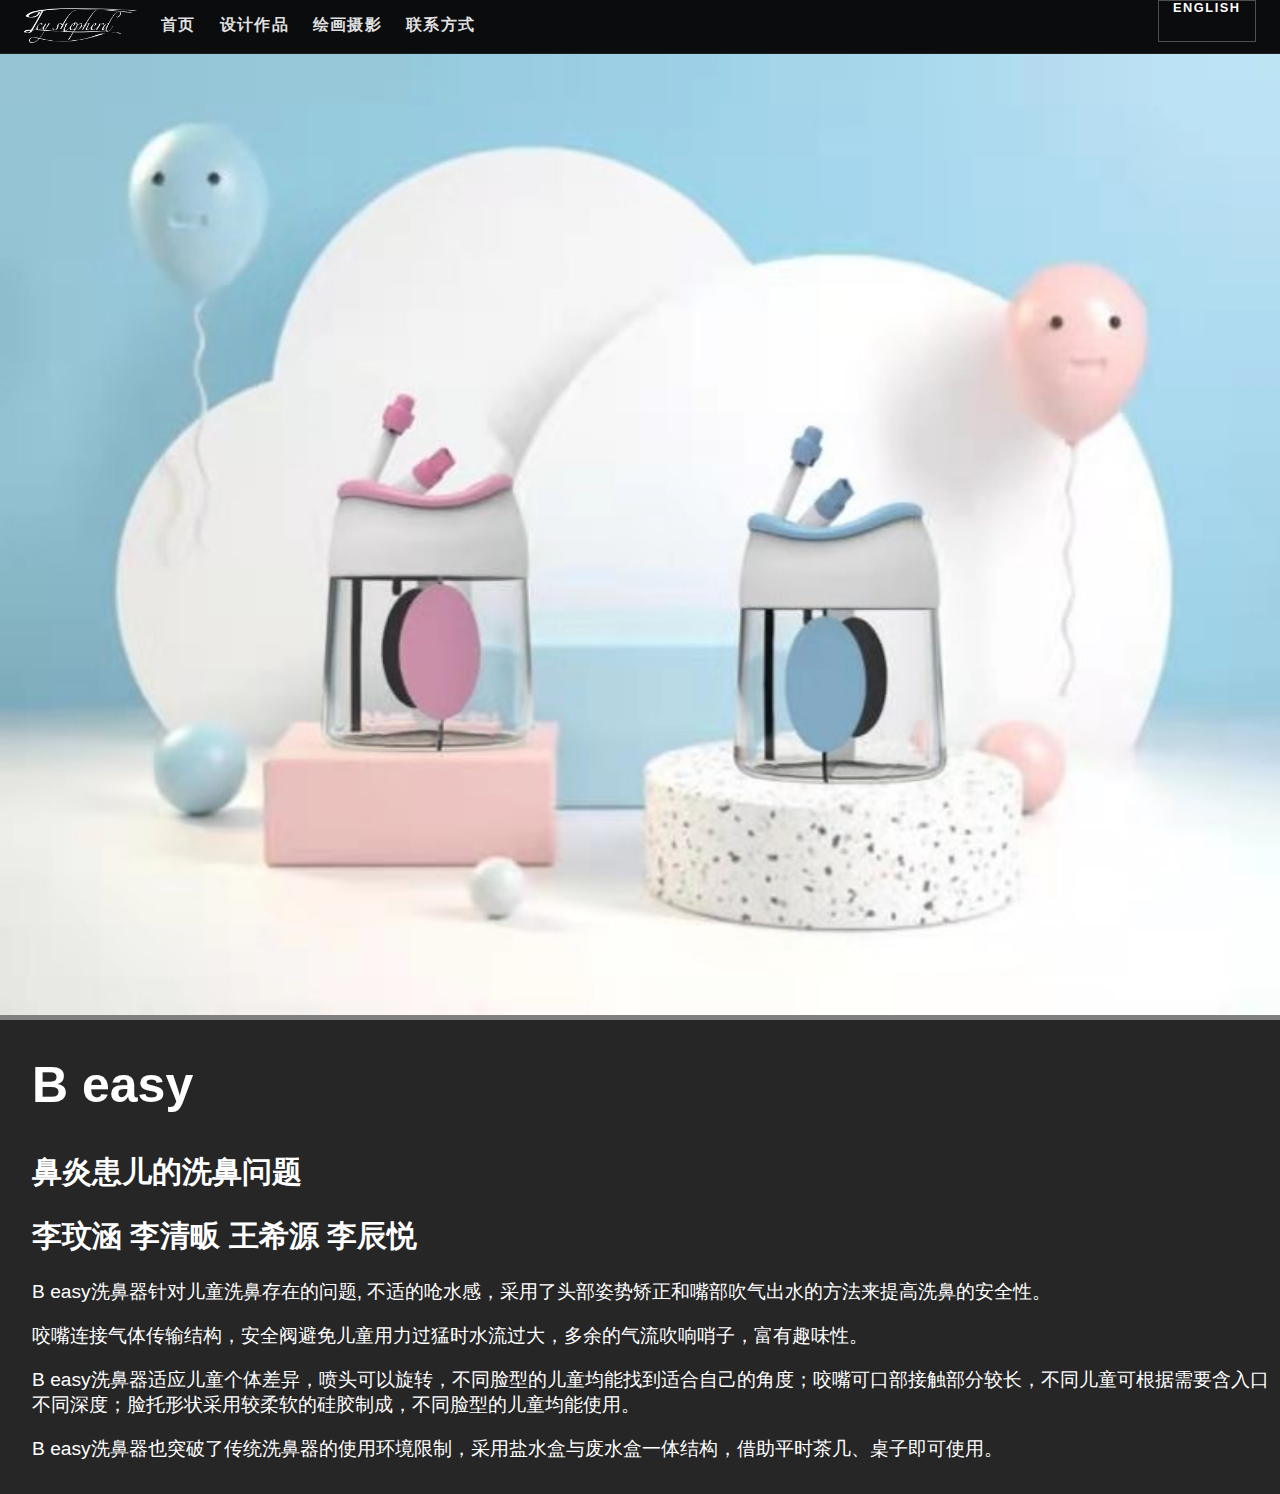
<file: B easy.html>
<head>
    <meta charset="UTF-8" />
    <meta name="viewport" content="width=device-width, initial-scale=1.0" />
    <title>李辰悦的主页</title>
    <link rel="stylesheet" href="style.css" />
</head>
<body>
    <header class=page-header>
        <div>
            <a href="B easyen.html">ENGLISH</a>
        </div>

    </header>
    <ul class=ul>
        <li><a href="index.html">首页</a></li>
        <li><a href="projects.html">设计作品</a></li>
        <li><a href="hobbies.html">绘画摄影</a></li>
        <li><a href="contact.html">联系方式</a></li>
      </ul>
    <article>
        <div class="project-image-homepage">
            <img src="图片/B easy.jpg" alt="">
        </div>
        <h1>
            B easy
        </h1>
        <h2>
            鼻炎患儿的洗鼻问题
        </h2>
        <h2>
            李玟涵 李清畈 王希源 李辰悦
        </h2>
        <p class="article-homepage">
            B easy洗鼻器针对儿童洗鼻存在的问题, 不适的呛水感，采用了头部姿势矫正和嘴部吹气出水的方法来提高洗鼻的安全性。
        </p>
        <p class="article-homepage">
            咬嘴连接气体传输结构，安全阀避免儿童用力过猛时水流过大，多余的气流吹响哨子，富有趣味性。
        </p>
        <p class="article-homepage">
            B easy洗鼻器适应儿童个体差异，喷头可以旋转，不同脸型的儿童均能找到适合自己的角度；咬嘴可口部接触部分较长，不同儿童可根据需要含入口不同深度；脸托形状采用较柔软的硅胶制成，不同脸型的儿童均能使用。
        </p>
        <p class="article-homepage">
            B easy洗鼻器也突破了传统洗鼻器的使用环境限制，采用盐水盒与废水盒一体结构，借助平时茶几、桌子即可使用。
        </p>
    </article>
    <script src="nav.js"></script>
</body>
</file>
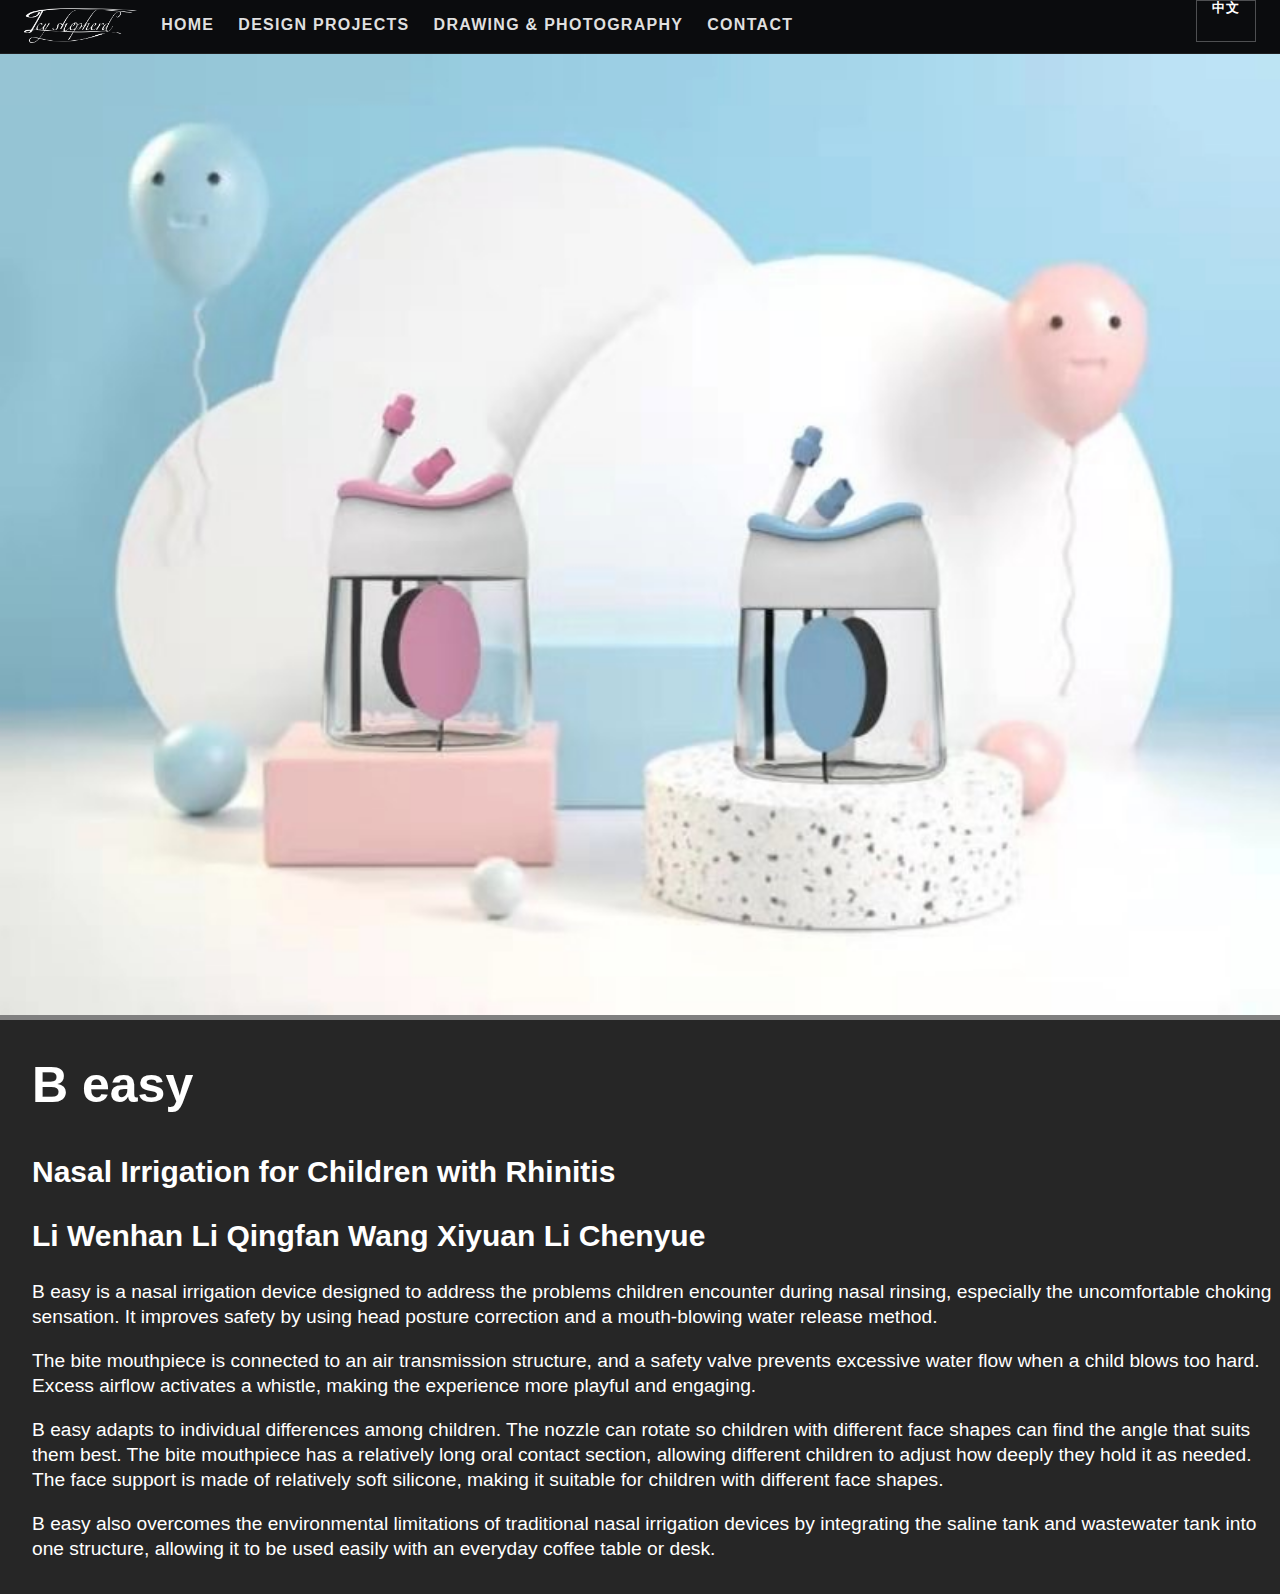
<file: B easyen.html>
<head>
    <meta charset="UTF-8" />
    <meta name="viewport" content="width=device-width, initial-scale=1.0" />
    <title>Li Chenyue's Homepage</title>
    <link rel="stylesheet" href="style.css" />
</head>
<body>
    <header class=page-header>
        <div>
            <a href="B easy.html">中文</a>
        </div>

    </header>
    <ul class=ul>
        <li><a href="indexen.html">Home</a></li>
        <li><a href="projectsen.html">Design Projects</a></li>
        <li><a href="hobbiesen.html">Drawing & Photography</a></li>
        <li><a href="contacten.html">Contact</a></li>
      </ul>
    <article>
        <div class="project-image-homepage">
            <img src="图片/B easy.jpg" alt="">
        </div>
        <h1>
            B easy
        </h1>
        <h2>
            Nasal Irrigation for Children with Rhinitis
        </h2>
        <h2>
            Li Wenhan Li Qingfan Wang Xiyuan Li Chenyue
        </h2>
        <p class="article-homepage">
            B easy is a nasal irrigation device designed to address the problems children encounter during nasal rinsing, especially the uncomfortable choking sensation. It improves safety by using head posture correction and a mouth-blowing water release method.
        </p>
        <p class="article-homepage">
            The bite mouthpiece is connected to an air transmission structure, and a safety valve prevents excessive water flow when a child blows too hard. Excess airflow activates a whistle, making the experience more playful and engaging.
        </p>
        <p class="article-homepage">
            B easy adapts to individual differences among children. The nozzle can rotate so children with different face shapes can find the angle that suits them best. The bite mouthpiece has a relatively long oral contact section, allowing different children to adjust how deeply they hold it as needed. The face support is made of relatively soft silicone, making it suitable for children with different face shapes.
        </p>
        <p class="article-homepage">
            B easy also overcomes the environmental limitations of traditional nasal irrigation devices by integrating the saline tank and wastewater tank into one structure, allowing it to be used easily with an everyday coffee table or desk.
        </p>
    </article>
    <script src="nav.js"></script>
</body>
</file>
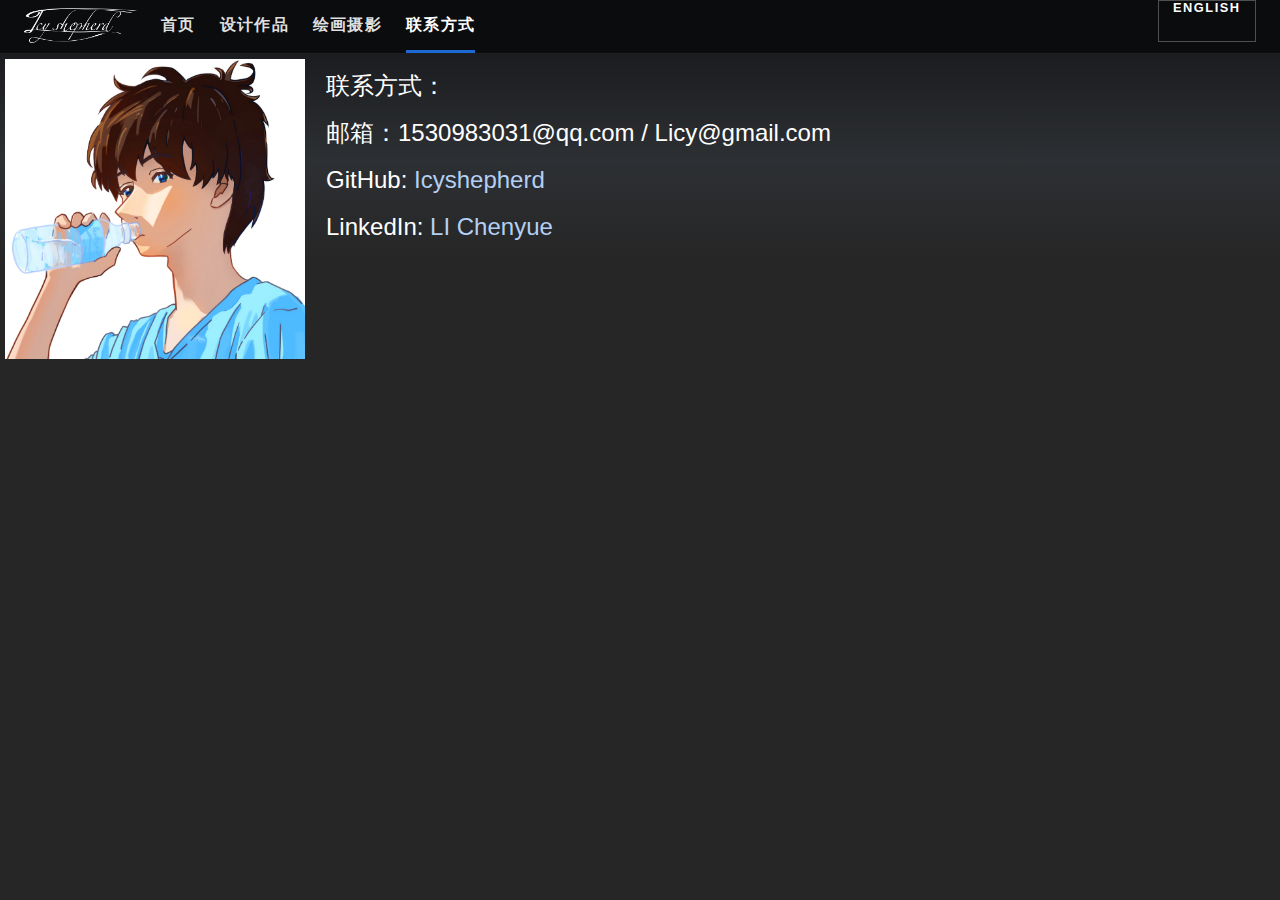
<file: contact.html>
<head>
    <meta charset="UTF-8" />
    <meta name="viewport" content="width=device-width, initial-scale=1.0" />
    <title>李辰悦的主页</title>
    <link rel="stylesheet" href="style.css" />
</head>
<body>
    <header class=page-header>
        <div>
            <a href="contacten.html">ENGLISH</a>
        </div>

    </header>
    <ul class=ul>
        <li><a href="index.html">首页</a></li>
        <li><a href="projects.html">设计作品</a></li>
        <li><a href="hobbies.html">绘画摄影</a></li>
        <li><a href="contact.html">联系方式</a></li>
      </ul>
    <article class="article-con">
        <div>
            <img src="图片/portrait.jpg" alt="" class="img2">
        </div>
        <div>
            <p class="article-contact">
                联系方式：
            </p>
            <p class="article-contact">
                邮箱：1530983031@qq.com / Licy@gmail.com
            </p>
            <p class="article-contact">
                GitHub: <a href="https://github.com/Icyshepherd">Icyshepherd</a>
            </p>
            <p class="article-contact">
                LinkedIn: <a href="https://www.linkedin.com/in/li-chenyue-066239392/">LI Chenyue</a>
            </p>
        </div>
        
    </article>
    <script src="nav.js"></script>
</body>
</file>
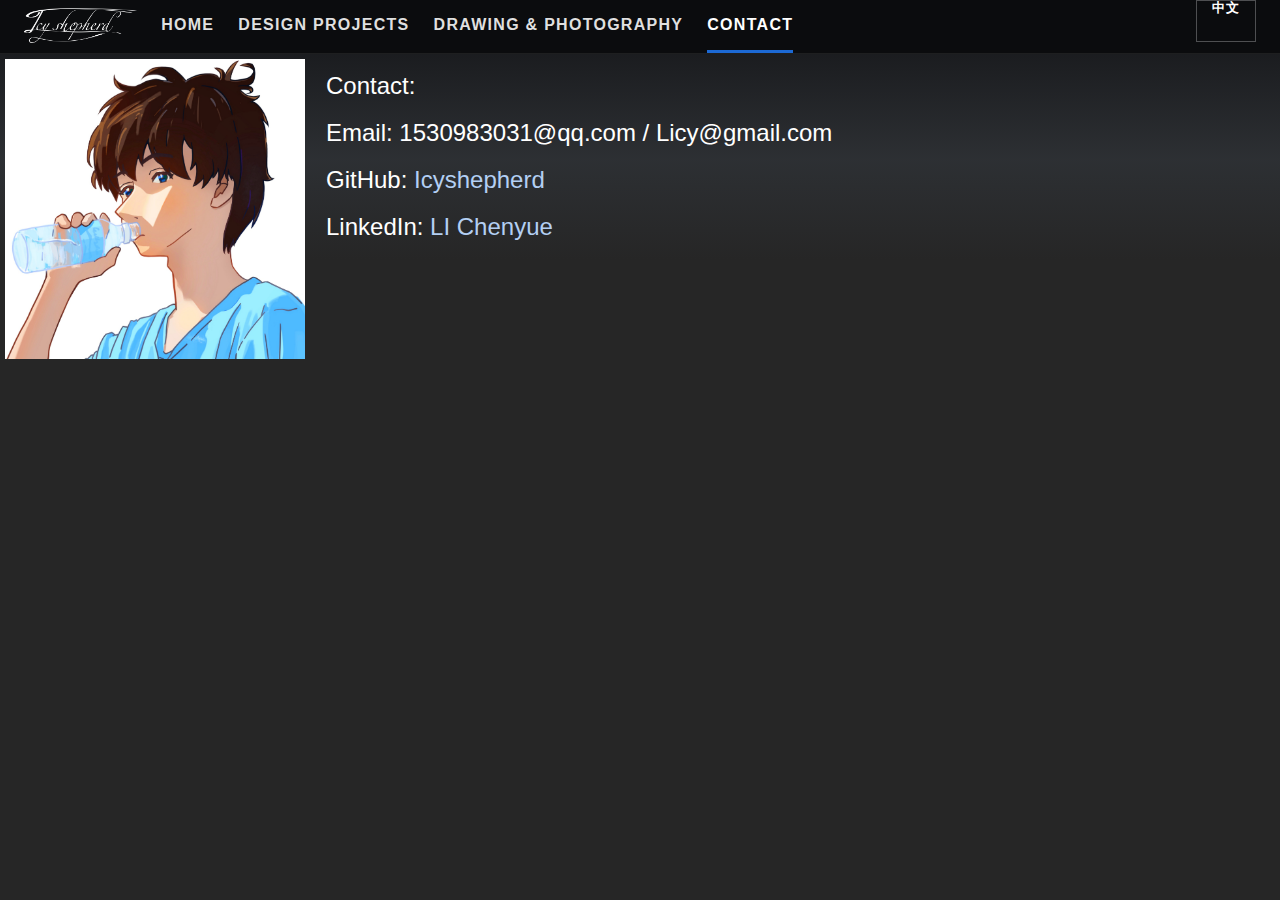
<file: contacten.html>
<head>
    <meta charset="UTF-8" />
    <meta name="viewport" content="width=device-width, initial-scale=1.0" />
    <title>Li Chenyue's Homepage</title>
    <link rel="stylesheet" href="style.css" />
</head>
<body>
    <header class=page-header>
        <div>
            <a href="contact.html">中文</a>
        </div>

    </header>
    <ul class=ul>
        <li><a href="indexen.html">Home</a></li>
        <li><a href="projectsen.html">Design Projects</a></li>
        <li><a href="hobbiesen.html">Drawing & Photography</a></li>
        <li><a href="contacten.html">Contact</a></li>
      </ul>
    <article class="article-con">
        <div>
            <img src="图片/portrait.jpg" alt="" class="img2">
        </div>
        <div>
            <p class="article-contact">
                Contact:
            </p>
            <p class="article-contact">
                Email: 1530983031@qq.com / Licy@gmail.com
            </p>
            <p class="article-contact">
                GitHub: <a href="https://github.com/Icyshepherd">Icyshepherd</a>
            </p>
            <p class="article-contact">
                LinkedIn: <a href="https://www.linkedin.com/in/li-chenyue-066239392/">LI Chenyue</a>
            </p>
        </div>
        
    </article>
    <script src="nav.js"></script>
</body>
</file>
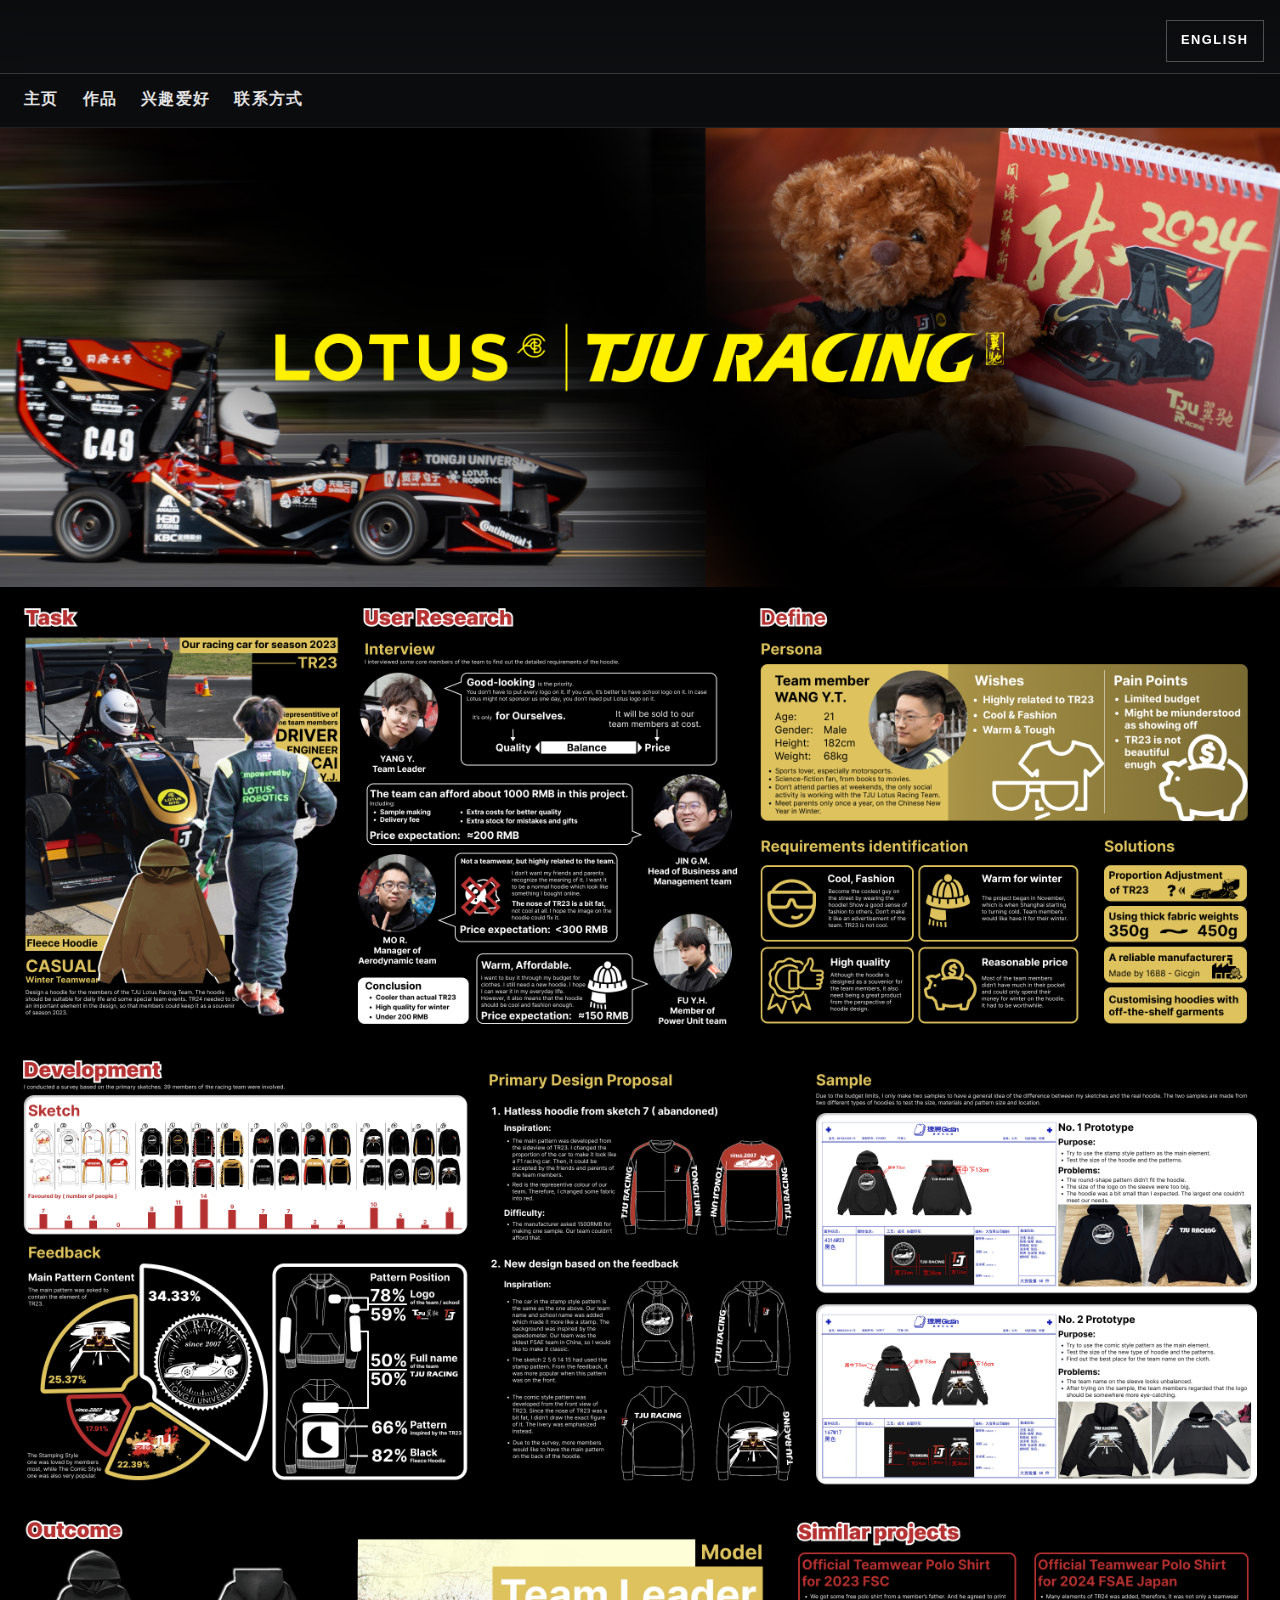
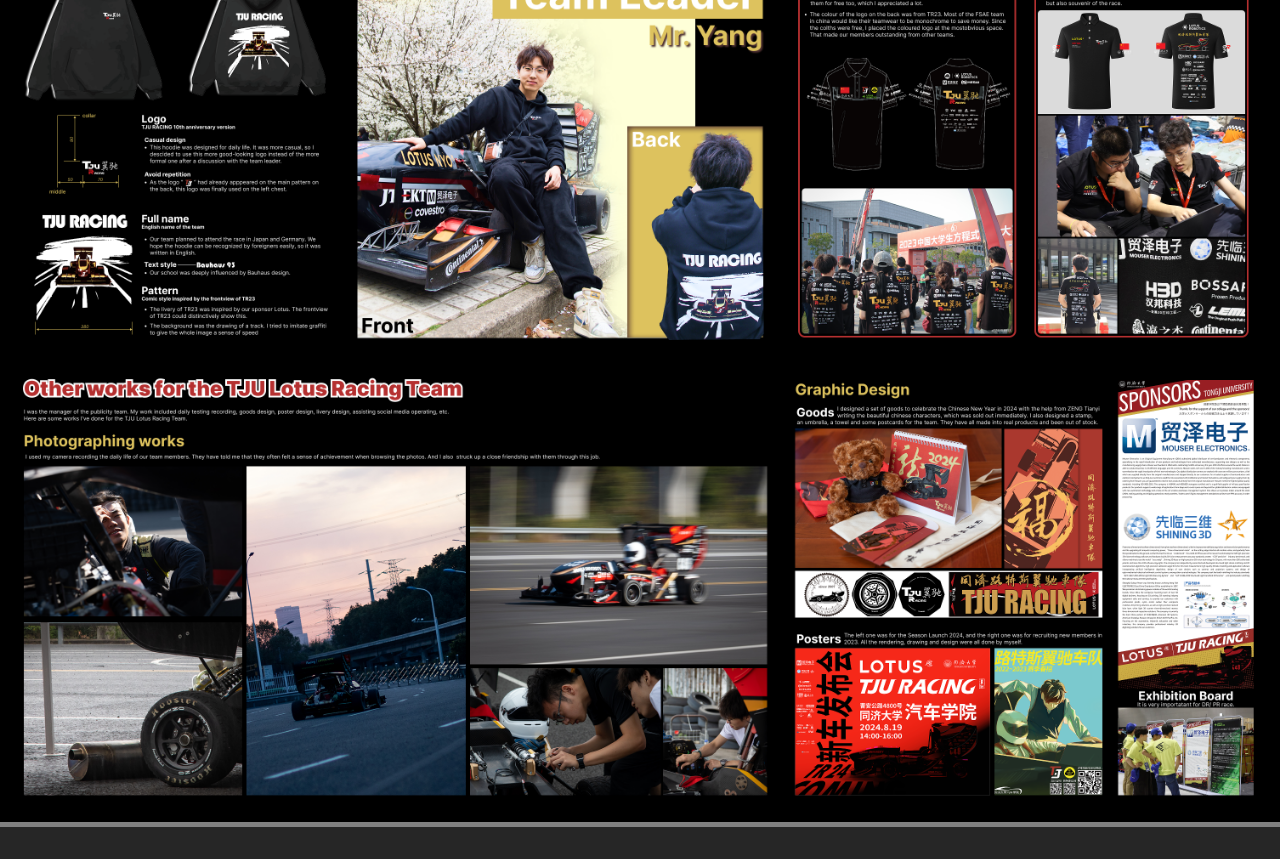
<file: TJUracing.html>
<head>
    <meta charset="UTF-8" />
    <meta name="viewport" content="width=device-width, initial-scale=1.0" />
    <title>李辰悦的主页</title>
    <link rel="stylesheet" href="style.css" />
</head>
<body>
    <header class=page-header>
        <div>
            <a href="indexen.html">ENGLISH</a>
        </div>

    </header>
    <ul class=ul>
        <li><a href="index.html">主页</a></li>
        <li><a href="projects.html">作品</a></li>
        <li><a href="hobbies.html">兴趣爱好</a></li>
        <li><a href="contact.html">联系方式</a></li>
      </ul>
    <article>
        <div class="project-image-homepage">
            <img src="图片\TJUa.png" alt="">
            <img src="图片\TJUb.png" alt="">
            <img src="图片\TJUc.png" alt="">
            <img src="图片\TJUd.png" alt="">
            <img src="图片\TJUe.png" alt="">
        </div>
    </article>
</body>
</file>
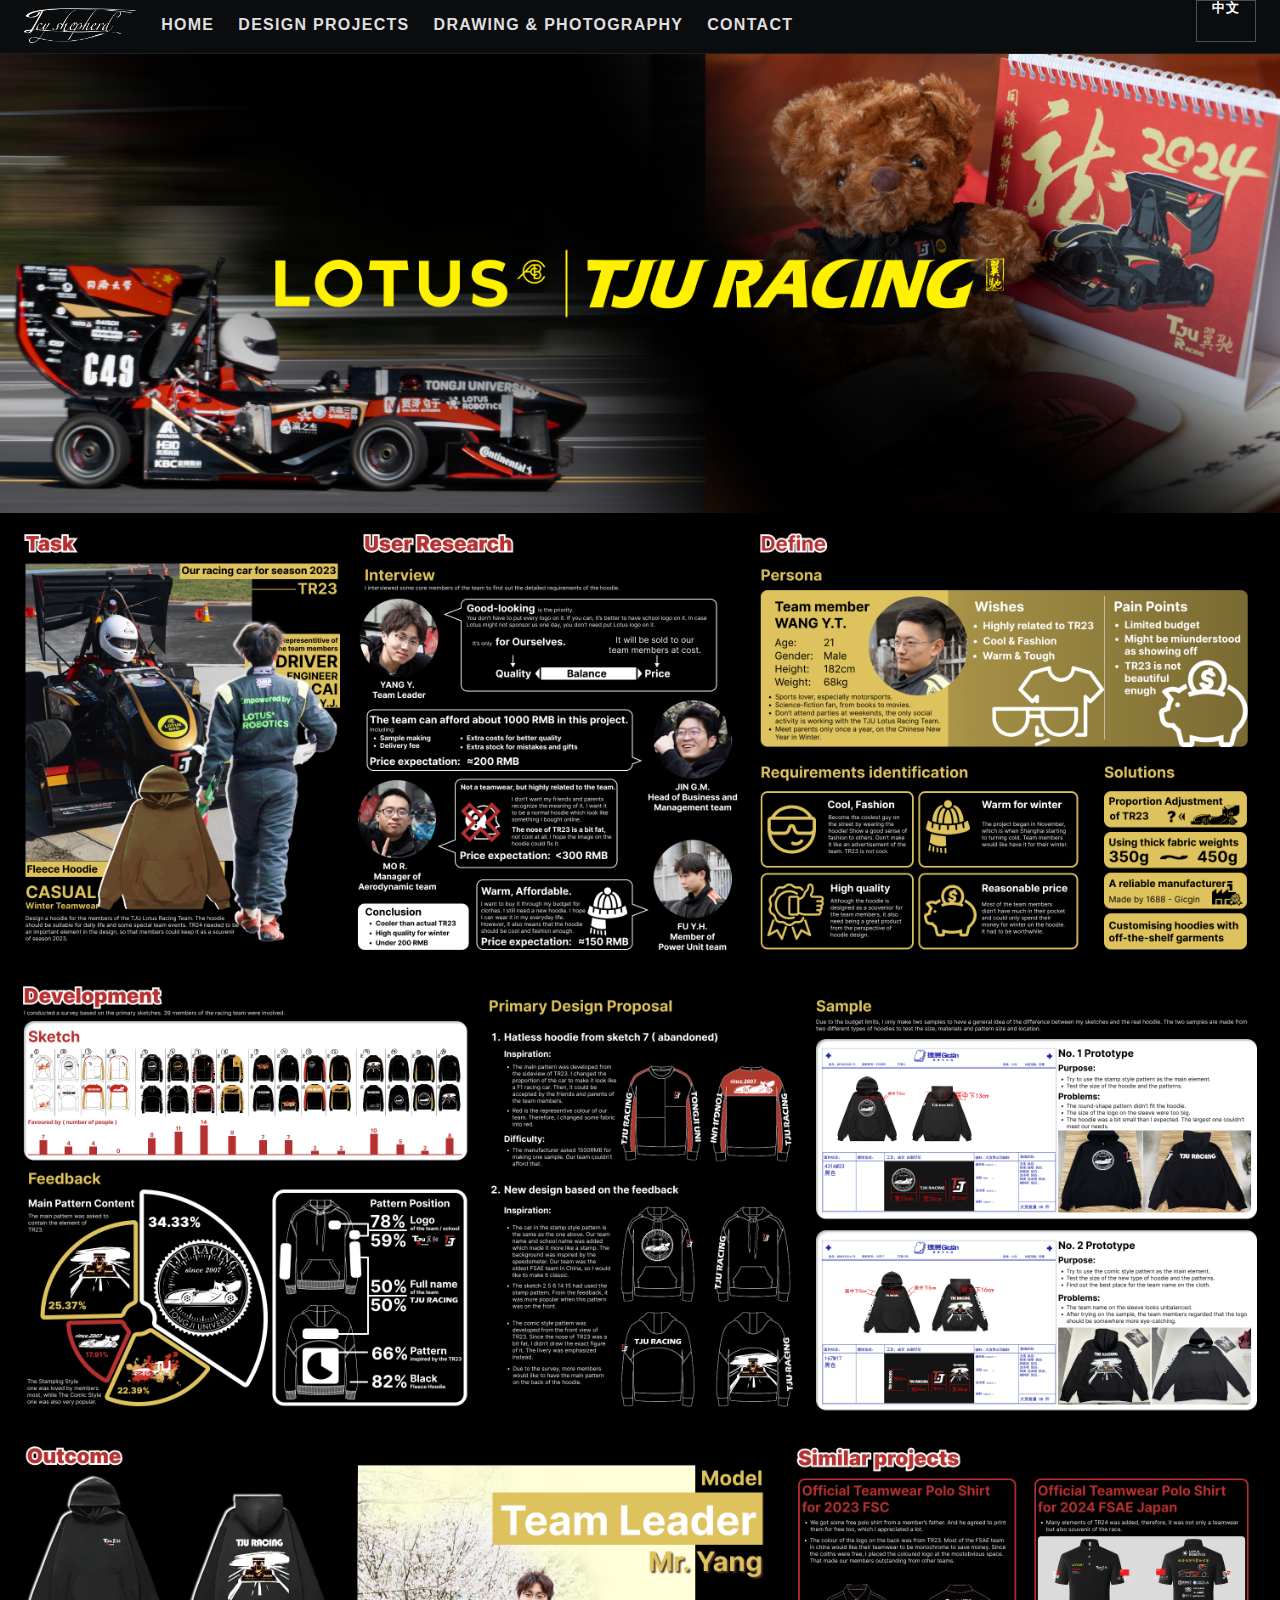
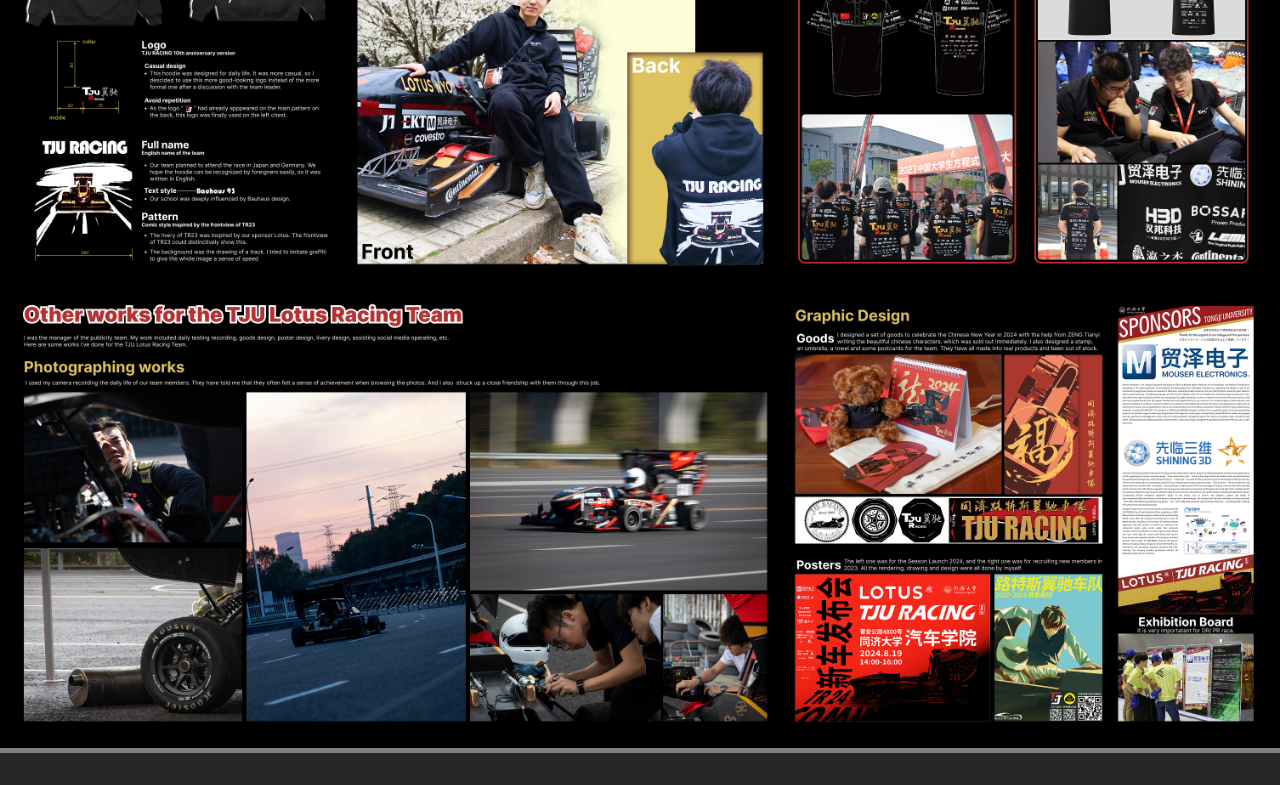
<file: TJUracingen.html>
<head>
    <meta charset="UTF-8" />
    <meta name="viewport" content="width=device-width, initial-scale=1.0" />
    <title>Li Chenyue's Homepage</title>
    <link rel="stylesheet" href="style.css" />
</head>
<body>
    <header class=page-header>
        <div>
            <a href="TJUracing.html">中文</a>
        </div>

    </header>
    <ul class=ul>
        <li><a href="indexen.html">Home</a></li>
        <li><a href="projectsen.html">Design Projects</a></li>
        <li><a href="hobbiesen.html">Drawing & Photography</a></li>
        <li><a href="contacten.html">Contact</a></li>
      </ul>
    <article>
        <div class="project-image-homepage">
            <img src="图片/TJUa.png" alt="">
            <img src="图片/TJUb.png" alt="">
            <img src="图片/TJUc.png" alt="">
            <img src="图片/TJUd.png" alt="">
            <img src="图片/TJUe.png" alt="">
        </div>
    </article>
    <script src="nav.js"></script>
</body>
</file>
<file: style.css>
* {
  box-sizing: border-box;
}

:root {
  --site-context-theme-color: #ffffff;
  --site-context-highlight-color: #1c69d4;
  --site-context-focus-color: #0653b6;
  --site-context-text-color: #262626;
  --site-context-metainfo-color: #757575;
  --site-context-muted-color: #bbbbbb;
  --site-context-dark-surface: #0b0c0e;
  --site-context-dark-surface-soft: #1a1c1f;
  --site-context-divider: rgba(255, 255, 255, 0.18);
}

body {
  color: rgb(255, 255, 255);
  background:
    linear-gradient(180deg, rgba(8, 9, 12, 0.96), rgba(27, 30, 34, 0.92) 160px, #262626 260px);
  margin: 0;
  font: 400 16px/1.3 "Helvetica Neue", Helvetica, Arial, "Microsoft YaHei",
    "PingFang SC", sans-serif;
  padding: 0 0 2rem;
}

h1{
  font-size: 50px;
  padding-left: 2rem;
  text-align: left;
}
h2{
  font-size: 30px;
  padding-left: 2rem;
  text-align: left;
}
h3,
h4,
h5,
h6 {
  font-weight: 400;
}

a {
  color: #b3cff3;
  text-decoration: none;
}

.page-header {
  position: sticky;
  top: 0;
  z-index: 100;
  display: flex;
  justify-content: flex-end;
  align-items: center;
  min-height: 74px;
  padding: 1rem 1rem 0.5rem;
  background: linear-gradient(180deg, rgba(11, 12, 14, 0.98), rgba(11, 12, 14, 0.88));
  backdrop-filter: blur(10px);
  border-bottom: 1px solid var(--site-context-divider);
}
.page-header.is-integrated {
  display: none;
}
.page-header > div {
  color: aliceblue;
}
.page-header > div > a,
.lang-switch {
  display: inline-flex;
  align-items: center;
  justify-content: center;
  min-height: 42px;
  padding: 0 0.9rem;
  border: 1px solid rgba(255, 255, 255, 0.28);
  border-radius: 0;
  background: transparent;
  color: var(--site-context-theme-color);
  font-size: 0.8rem;
  font-weight: 700;
  letter-spacing: 0.12em;
  text-transform: uppercase;
  transition: color 0.2s ease, border-color 0.2s ease, background-color 0.2s ease;
}
.page-header > div > a:hover,
.lang-switch:hover {
  background: rgba(28, 105, 212, 0.08);
  border-color: var(--site-context-highlight-color);
  color: var(--site-context-theme-color);
}
ul {
  list-style-type:none;
  margin: 0;
  padding: 0 1.5rem;
  width: 100%;
  display: flex;
  flex-wrap: wrap;
  justify-content: flex-start;
  gap: 1.5rem;
  background: var(--site-context-dark-surface);
  border-bottom: 1px solid rgba(255, 255, 255, 0.08);
}
li.nav-logo {
  display: flex;
  align-items: center;
}
li.nav-logo a {
  display: flex;
  align-items: center;
  justify-content: center;
  padding: 0.45rem 0 0.4rem;
  border-bottom: 3px solid transparent;
}
li.nav-logo a:hover:not(.active) {
  border-color: transparent;
}
li.nav-logo img {
  display: block;
  height: 2.2rem;
  width: auto;
  max-width: 7.5rem;
  object-fit: contain;
}
li.nav-lang {
  margin-left: auto;
}
li a {
  color: rgba(255, 255, 255, 0.88);
  text-decoration: none;
  padding: 1rem 0 0.95rem;
  border: 0;
  border-radius: 0;
  display: block;
  font-size: 1rem;
  font-weight: 900;
  line-height: 1.15;
  letter-spacing: 0.08em;
  text-transform: uppercase;
  border-bottom: 3px solid transparent;
  transition: color 0.2s ease, border-color 0.2s ease;
}
li.nav-lang a {
  min-height: 42px;
  padding: 0 0.9rem;
  border: 1px solid rgba(255, 255, 255, 0.28);
  color: var(--site-context-theme-color);
  font-size: 0.8rem;
  font-weight: 700;
  letter-spacing: 0.12em;
  border-bottom-width: 1px;
}


li a:hover:not(.active) {
  background-color: transparent;
  border-color: rgba(255, 255, 255, 0.45);
  color: var(--site-context-theme-color);
}

li a.active {
  background: transparent;
  color: var(--site-context-theme-color);
  border-color: var(--site-context-highlight-color);
  font-weight: 900;
}

.article-homepage {
  text-align: left;
  font-size:1.2rem;
  padding-left: 2rem;
}
.page-header nav {
  margin-left: auto;
}
.page-header nav a {
  text-decoration: none;
  margin-left: 1rem;
  color: #111;
  line-height: 1.5;
}

.project-image-homepage {
  width: 100%;
  border-width: 5px;
  display:flex;
  flex-direction: column;
  border-bottom-style: solid;
  border-color: grey;
}

.img1 {
  max-height: 300px;
  margin: 5px;
  float: left;
  opacity: 0.8;
  max-width: 100%;
  cursor: zoom-in;
}
.img1:hover{
  opacity: 1.0;
}
.image-lightbox {
  position: fixed;
  inset: 0;
  display: none;
  align-items: center;
  justify-content: center;
  background: rgba(0, 0, 0, 0.88);
  padding: 24px;
  z-index: 999;
}
.image-lightbox.is-open {
  display: flex;
}
.image-lightbox img {
  max-width: min(92vw, 1200px);
  max-height: 88vh;
  object-fit: contain;
  box-shadow: 0 12px 40px rgba(0, 0, 0, 0.45);
}
.image-lightbox-close {
  position: absolute;
  top: 18px;
  right: 24px;
  border: 0;
  background: transparent;
  color: #fff;
  font-size: 32px;
  line-height: 1;
  cursor: pointer;
}
.image-lightbox-close:hover {
  opacity: 0.8;
}
.img2{
  max-height: 300px;
  margin: 5px;
  max-width: 100%;
}
.div-article{
  display: block;
}
.article-contact {
  font-size:  1.5rem;;
  margin: 1rem;
  font-weight: 400;
}
.article-con{
  display: flex;
  flex-direction: row;
}
@media (min-width: 600px) {
  .project-header {
    flex-direction: row;
    justify-content: space-between;
  }

  .project-image img {
    margin-left: 1rem;
  }
  .project-content {
    max-width: 80ch;
    padding-left: 8rem;
  }
  .wrapper {
    max-width: 800px;
  }
}

@media (max-width: 599px) {
  .page-header {
    min-height: 64px;
    padding: 0.9rem 1rem 0.4rem;
  }

  ul {
    padding: 0 1rem;
    gap: 0.9rem 1.2rem;
  }

  li {
    width: auto;
  }

  li.nav-lang {
    margin-left: 0;
    width: 100%;
  }

  li.nav-logo {
    width: auto;
  }

  li a {
    text-align: left;
    padding: 0.85rem 0 0.8rem;
    font-size: 0.92rem;
  }

  li.nav-logo a {
    padding: 0.55rem 0 0.45rem;
  }

  li.nav-logo img {
    height: 1.9rem;
    max-width: 6.4rem;
  }

  li.nav-lang a {
    display: inline-flex;
    padding: 0 0.85rem;
    font-size: 0.78rem;
  }
}
</file>
